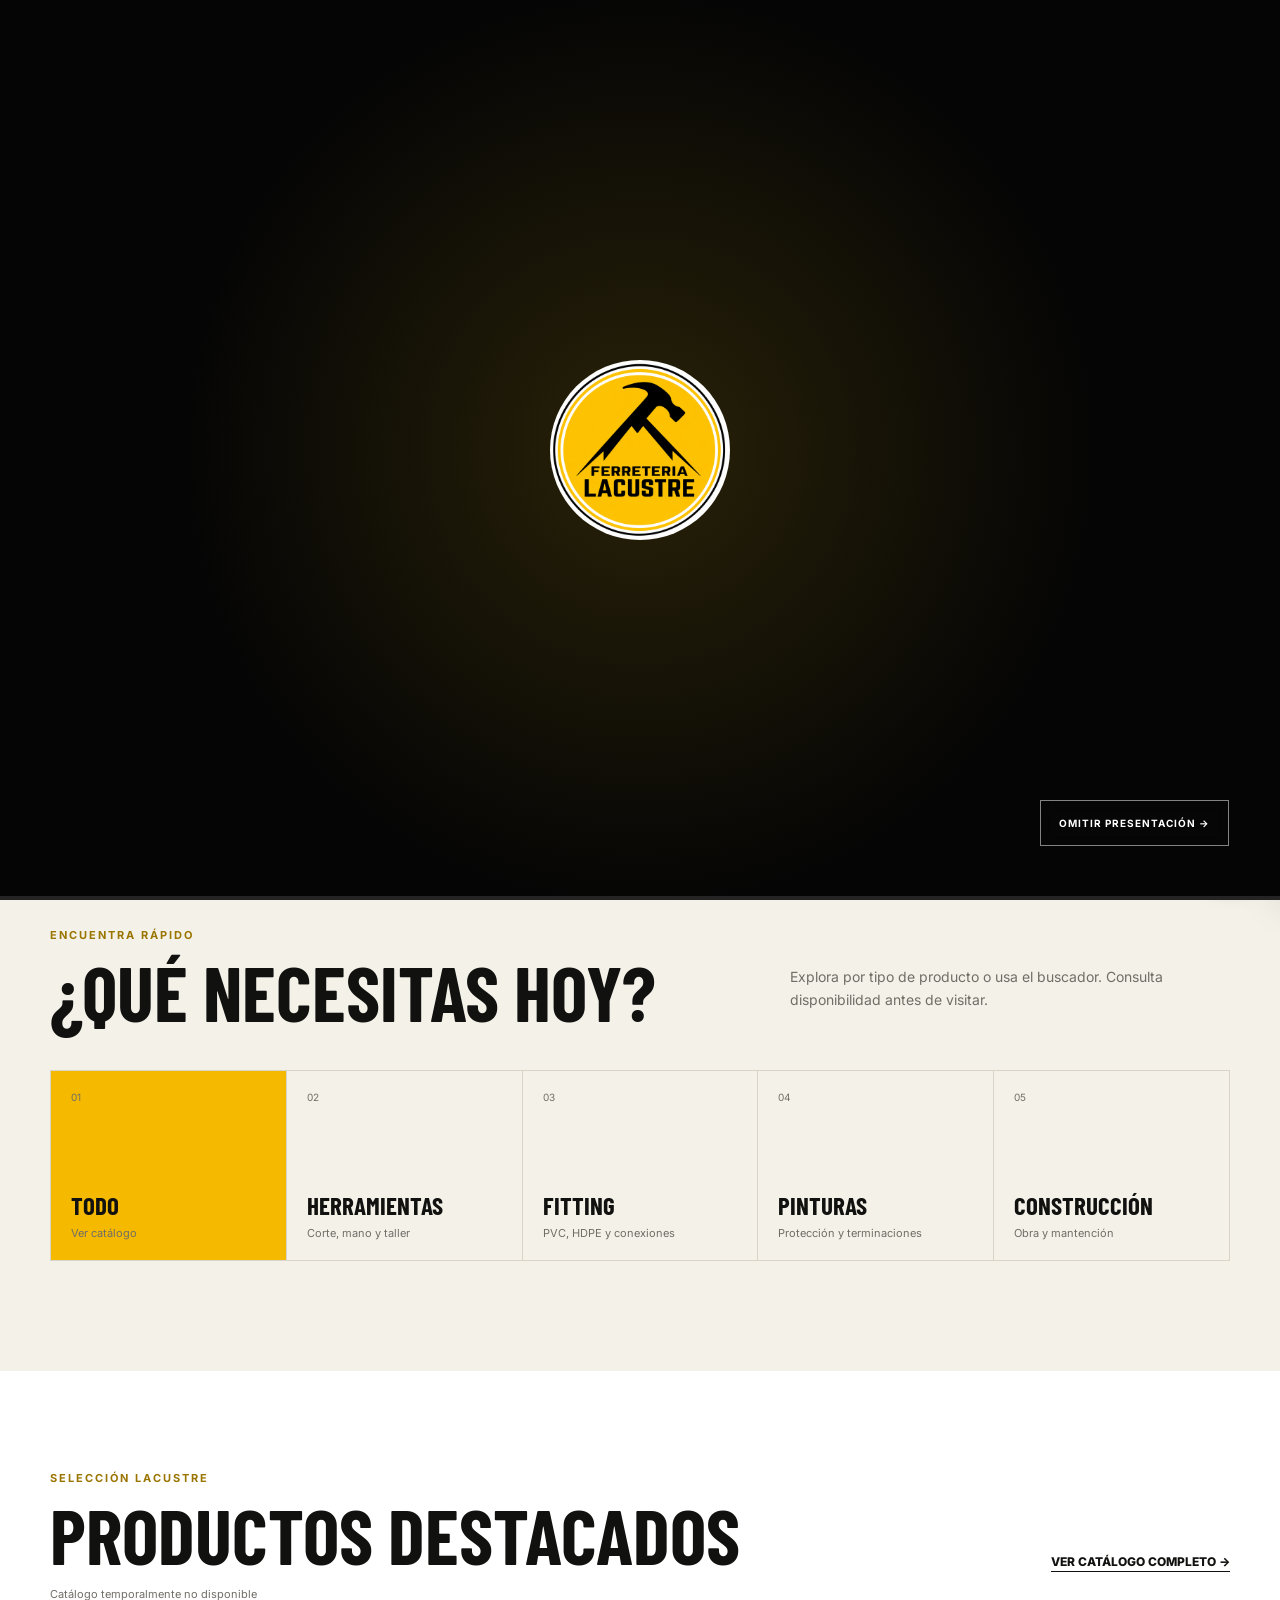
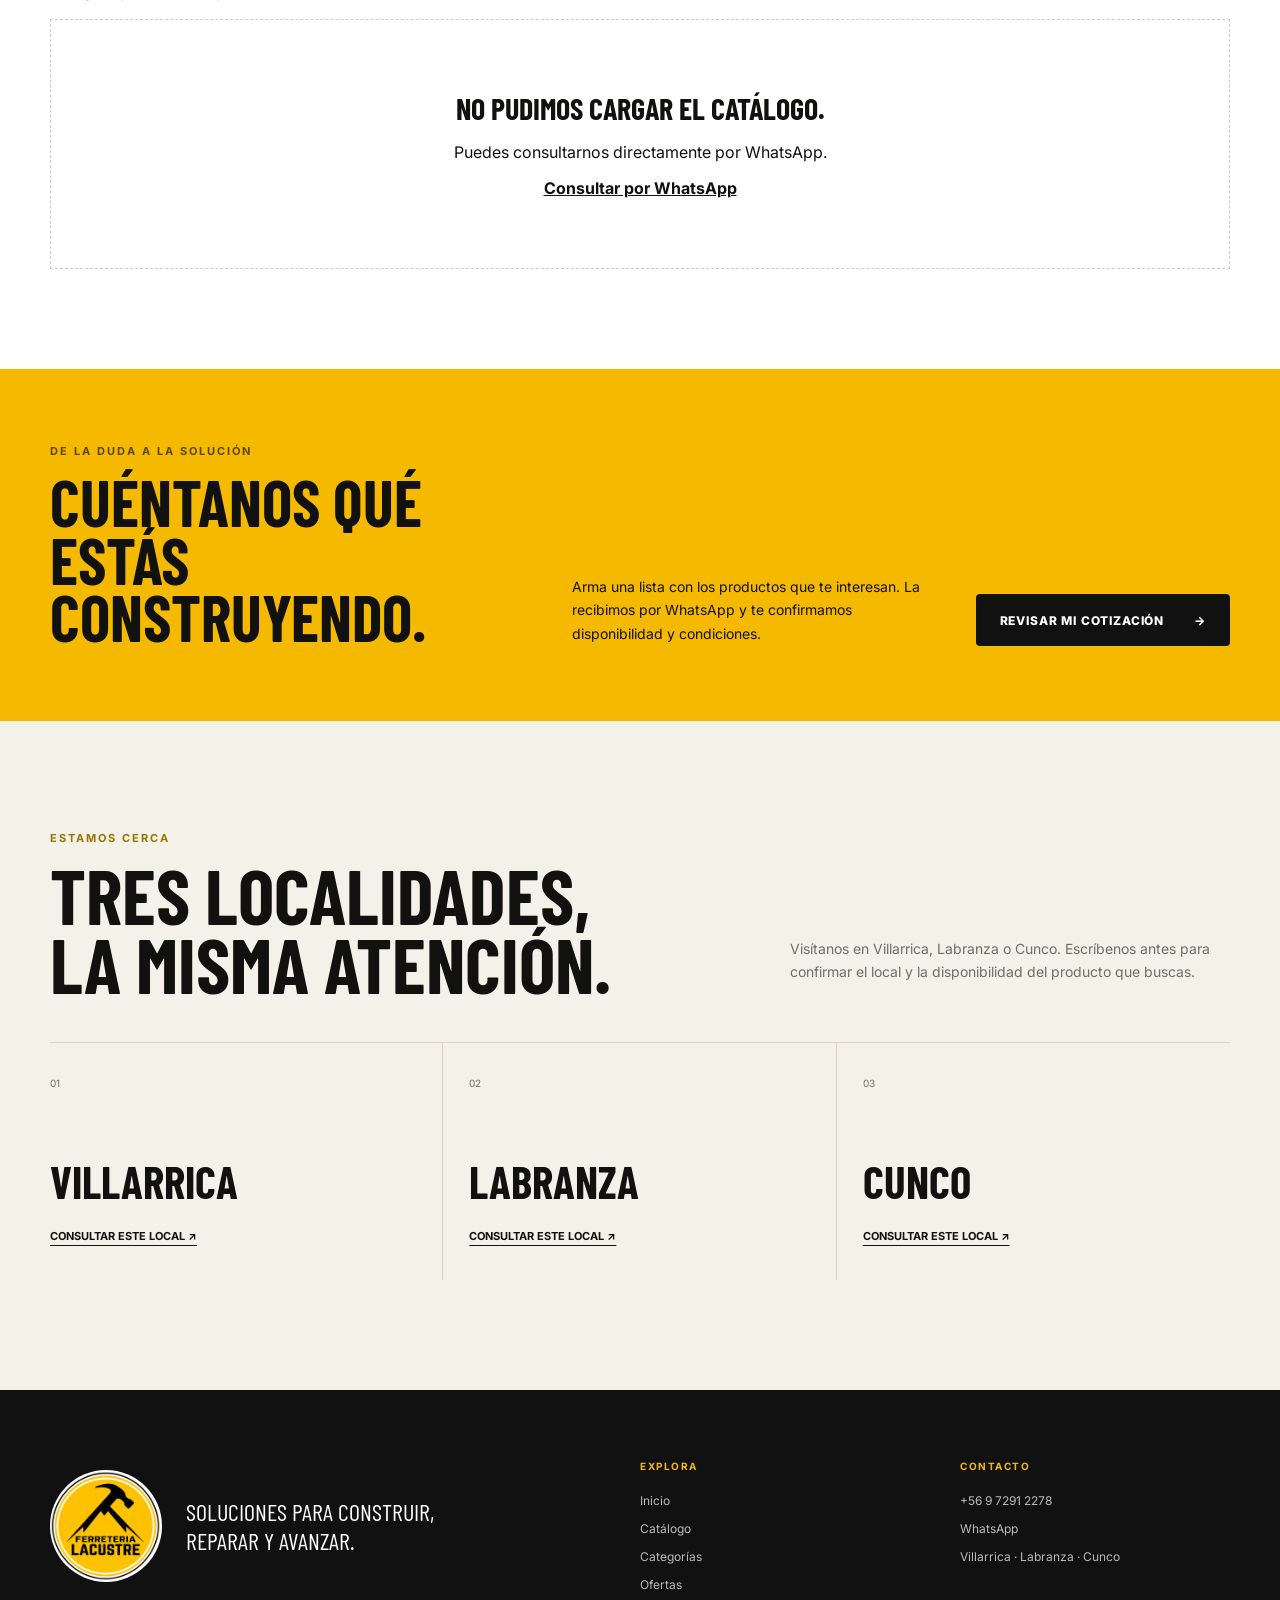
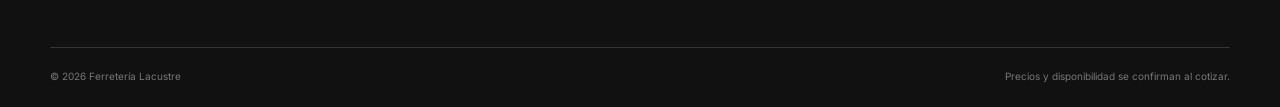
<file: index.html>
<!doctype html>
<html lang="es-CL">
<head>
  <meta charset="utf-8">
  <meta name="viewport" content="width=device-width, initial-scale=1">
  <title>Ferretería Lacustre | Herramientas y materiales en La Araucanía</title>
  <meta name="description" content="Herramientas, fitting, pinturas y materiales de construcción. Ferretería Lacustre en Villarrica, Labranza y Cunco. Cotiza por WhatsApp.">
  <meta name="theme-color" content="#f5b900">
  <link rel="canonical" href="/">
  <link rel="stylesheet" href="styles.css">
  <link rel="stylesheet" href="visual-editor.css">
  <script defer src="app.js"></script>
  <script defer src="visual-editor.js"></script>
</head>
<body>
  <a class="skip-link" href="#contenido">Saltar al contenido</a>
  <div id="site-intro" class="site-intro" aria-label="Presentación de Ferretería Lacustre">
    <video id="intro-video" muted autoplay playsinline preload="auto">
      <source src="ferreterialacustre/ferreteria-lacustre-cargainicio.mp4" type="video/mp4">
    </video>
    <div class="intro-fallback">
      <img src="ferreterialacustre/logo-circular-de-ferreteria-lacustre.webp" alt="Ferretería Lacustre" width="180" height="180">
    </div>
    <button id="skip-intro" type="button">Omitir presentación <span aria-hidden="true">→</span></button>
    <div class="intro-progress" aria-hidden="true"><span></span></div>
  </div>
  <header class="site-header">
    <div class="header-inner">
      <a class="brand" href="#inicio" aria-label="Ferretería Lacustre, inicio">
        <img src="ferreterialacustre/logo-circular-de-ferreteria-lacustre.webp" alt="" width="64" height="64">
        <span>Ferretería<br><strong>Lacustre</strong></span>
      </a>
      <nav aria-label="Navegación principal">
        <a href="#inicio">Inicio</a><a href="catalogo.html">Catálogo</a><a href="categorias.html">Categorías</a><a href="ofertas.html">Ofertas</a><a href="#locales">Locales</a>
      </nav>
      <button class="quote-trigger" type="button" aria-controls="quote-panel" aria-expanded="false">
        <span>Mi cotización</span><b id="cart-count" aria-label="0 productos">0</b>
      </button>
    </div>
  </header>

  <main id="contenido">
    <section class="hero" id="inicio">
      <div class="hero-media" aria-hidden="true">
        <video autoplay muted loop playsinline poster="ferreterialacustre/756620204_18117368666474540_4511804222887434583_n.jpg">
          <source src="ferreterialacustre/vitrina-herramienta-ferreteria.mp4" type="video/mp4">
        </video>
      </div>
      <div class="hero-shade"></div>
      <div class="hero-content shell">
        <p class="eyebrow"><span></span> Villarrica · Labranza · Cunco</p>
        <h1>Lo que tu proyecto necesita, <em>más cerca.</em></h1>
        <p class="hero-copy">Herramientas, fitting, pinturas y materiales de construcción con atención directa para ayudarte a resolver.</p>
        <div class="hero-actions">
          <a class="btn btn-primary" href="catalogo.html">Ver catálogo <span aria-hidden="true">↘</span></a>
          <a class="btn btn-ghost" href="https://wa.me/56972912278?text=Hola%20Ferreter%C3%ADa%20Lacustre%2C%20necesito%20ayuda%20con%20un%20producto." target="_blank" rel="noopener">Hablar por WhatsApp</a>
        </div>
        <div class="hero-proof"><strong>3</strong><span>localidades<br>para atenderte</span><i></i><span>Atención directa<br>por WhatsApp</span></div>
      </div>
      <div class="hero-stamp" aria-hidden="true">DESDE 2010 · FERRETERÍA LACUSTRE · </div>
    </section>

    <section class="quick-categories shell" id="categorias" aria-labelledby="cat-title">
      <div class="section-heading">
        <div><p class="kicker">Encuentra rápido</p><h2 id="cat-title">¿Qué necesitas hoy?</h2></div>
        <p>Explora por tipo de producto o usa el buscador. Consulta disponibilidad antes de visitar.</p>
      </div>
      <div class="category-grid">
        <a class="category-card active" href="catalogo.html"><span>01</span><strong>Todo</strong><small>Ver catálogo</small></a>
        <a class="category-card" href="catalogo.html?categoria=herramientas"><span>02</span><strong>Herramientas</strong><small>Corte, mano y taller</small></a>
        <a class="category-card" href="catalogo.html?categoria=fitting"><span>03</span><strong>Fitting</strong><small>PVC, HDPE y conexiones</small></a>
        <a class="category-card" href="catalogo.html?categoria=pinturas"><span>04</span><strong>Pinturas</strong><small>Protección y terminaciones</small></a>
        <a class="category-card" href="catalogo.html?categoria=construccion"><span>05</span><strong>Construcción</strong><small>Obra y mantención</small></a>
      </div>
    </section>

    <section class="catalog" id="productos" aria-labelledby="products-title">
      <div class="shell">
        <div class="catalog-bar">
          <div><p class="kicker">Selección Lacustre</p><h2 id="products-title">Productos destacados</h2></div>
          <a class="catalog-link" href="catalogo.html">Ver catálogo completo →</a>
        </div>
        <p id="result-count" class="result-count" aria-live="polite"></p>
        <div id="product-grid" class="product-grid"></div>
        <div id="empty-state" class="empty-state" hidden><strong>No encontramos ese producto.</strong><p>Prueba otra búsqueda o consúltanos directamente.</p><a href="https://wa.me/56972912278" target="_blank" rel="noopener">Consultar por WhatsApp</a></div>
      </div>
    </section>

    <section class="service-band">
      <div class="shell service-grid">
        <div><p class="kicker light">De la duda a la solución</p><h2>Cuéntanos qué estás construyendo.</h2></div>
        <p>Arma una lista con los productos que te interesan. La recibimos por WhatsApp y te confirmamos disponibilidad y condiciones.</p>
        <button class="btn btn-dark quote-trigger" type="button" aria-controls="quote-panel">Revisar mi cotización <span aria-hidden="true">→</span></button>
      </div>
    </section>

    <section class="locations shell" id="locales" aria-labelledby="locations-title">
      <div class="section-heading"><div><p class="kicker">Estamos cerca</p><h2 id="locations-title">Tres localidades,<br>la misma atención.</h2></div><p>Visítanos en Villarrica, Labranza o Cunco. Escríbenos antes para confirmar el local y la disponibilidad del producto que buscas.</p></div>
      <div class="location-grid">
        <article><span>01</span><h3>Villarrica</h3><a href="https://wa.me/56972912278?text=Hola%2C%20quiero%20consultar%20por%20el%20local%20de%20Villarrica." target="_blank" rel="noopener">Consultar este local ↗</a></article>
        <article><span>02</span><h3>Labranza</h3><a href="https://wa.me/56972912278?text=Hola%2C%20quiero%20consultar%20por%20el%20local%20de%20Labranza." target="_blank" rel="noopener">Consultar este local ↗</a></article>
        <article><span>03</span><h3>Cunco</h3><a href="https://wa.me/56972912278?text=Hola%2C%20quiero%20consultar%20por%20el%20local%20de%20Cunco." target="_blank" rel="noopener">Consultar este local ↗</a></article>
      </div>
    </section>
  </main>

  <footer>
    <div class="shell footer-grid">
      <div class="footer-brand"><img src="ferreterialacustre/logo-circular-de-ferreteria-lacustre.webp" alt="Ferretería Lacustre" width="112" height="112"><p>Soluciones para construir,<br>reparar y avanzar.</p></div>
      <div><strong>Explora</strong><a href="#inicio">Inicio</a><a href="catalogo.html">Catálogo</a><a href="categorias.html">Categorías</a><a href="ofertas.html">Ofertas</a></div>
      <div><strong>Contacto</strong><a href="tel:+56972912278">+56 9 7291 2278</a><a href="https://wa.me/56972912278" target="_blank" rel="noopener">WhatsApp</a><span>Villarrica · Labranza · Cunco</span></div>
    </div>
    <div class="shell footer-bottom"><span>© <span id="year"></span> Ferretería Lacustre</span><span>Precios y disponibilidad se confirman al cotizar.</span></div>
  </footer>

  <div class="social-float" aria-label="Redes y contacto">
    <a class="social-instagram" href="https://www.instagram.com/ferreteria.lacustre/" target="_blank" rel="noopener" aria-label="Ferretería Lacustre en Instagram"><svg viewBox="0 0 24 24" aria-hidden="true"><rect x="3" y="3" width="18" height="18" rx="5"/><circle cx="12" cy="12" r="4"/><circle cx="17.5" cy="6.5" r="1" class="dot"/></svg></a>
    <a class="social-whatsapp" href="https://wa.me/56972912278?text=Hola%20Ferreter%C3%ADa%20Lacustre%2C%20necesito%20ayuda." target="_blank" rel="noopener" aria-label="Contactar por WhatsApp"><svg viewBox="0 0 24 24" aria-hidden="true"><path d="M20 11.6a8 8 0 0 1-11.8 7L4 20l1.4-4A8 8 0 1 1 20 11.6Z"/><path d="M8.5 7.8c.3-.4.6-.4.9-.1l1.1 1.5c.2.3.1.6-.1.9l-.5.6c.7 1.5 1.8 2.6 3.3 3.2l.6-.7c.2-.2.5-.3.8-.1l1.6.8c.4.2.4.5.3.9-.4 1-1.3 1.5-2.4 1.4-3.8-.5-6.8-3.4-7.3-7.1-.1-.6.5-1.1 1.7-1.3Z"/></svg></a>
  </div>
  <div id="drawer-backdrop" class="drawer-backdrop" hidden></div>
  <aside id="quote-panel" class="quote-panel" aria-labelledby="quote-title" aria-hidden="true">
    <div class="quote-head"><div><p class="kicker">Tu lista</p><h2 id="quote-title">Solicitar cotización</h2></div><button id="close-quote" type="button" aria-label="Cerrar cotización">×</button></div>
    <p class="quote-intro">Agrega cantidades y envía tu lista. Te confirmaremos disponibilidad, precios y entrega.</p>
    <div id="quote-items" class="quote-items"></div>
    <div id="quote-empty" class="quote-empty"><span>+</span><strong>Tu lista está vacía</strong><p>Agrega productos desde el catálogo.</p></div>
    <div class="quote-footer">
      <div class="customer-fields">
        <label for="customer-name">Nombre<input id="customer-name" autocomplete="name" placeholder="Tu nombre" required></label>
        <label for="customer-phone">Teléfono<input id="customer-phone" type="tel" inputmode="tel" autocomplete="tel" placeholder="+56 9…" required></label>
      </div>
      <label for="location-select">¿Dónde prefieres consultar?</label>
      <select id="location-select"><option value="">Seleccionar localidad</option><option>Villarrica</option><option>Labranza</option><option>Cunco</option></select>
      <p id="customer-error" class="customer-error" role="alert"></p>
      <button id="send-quote" class="btn btn-primary" type="button">Enviar por WhatsApp <span aria-hidden="true">↗</span></button>
      <small>Esto envía una solicitud; no reserva stock ni genera una compra.</small>
    </div>
  </aside>
</body>
</html>
</file>
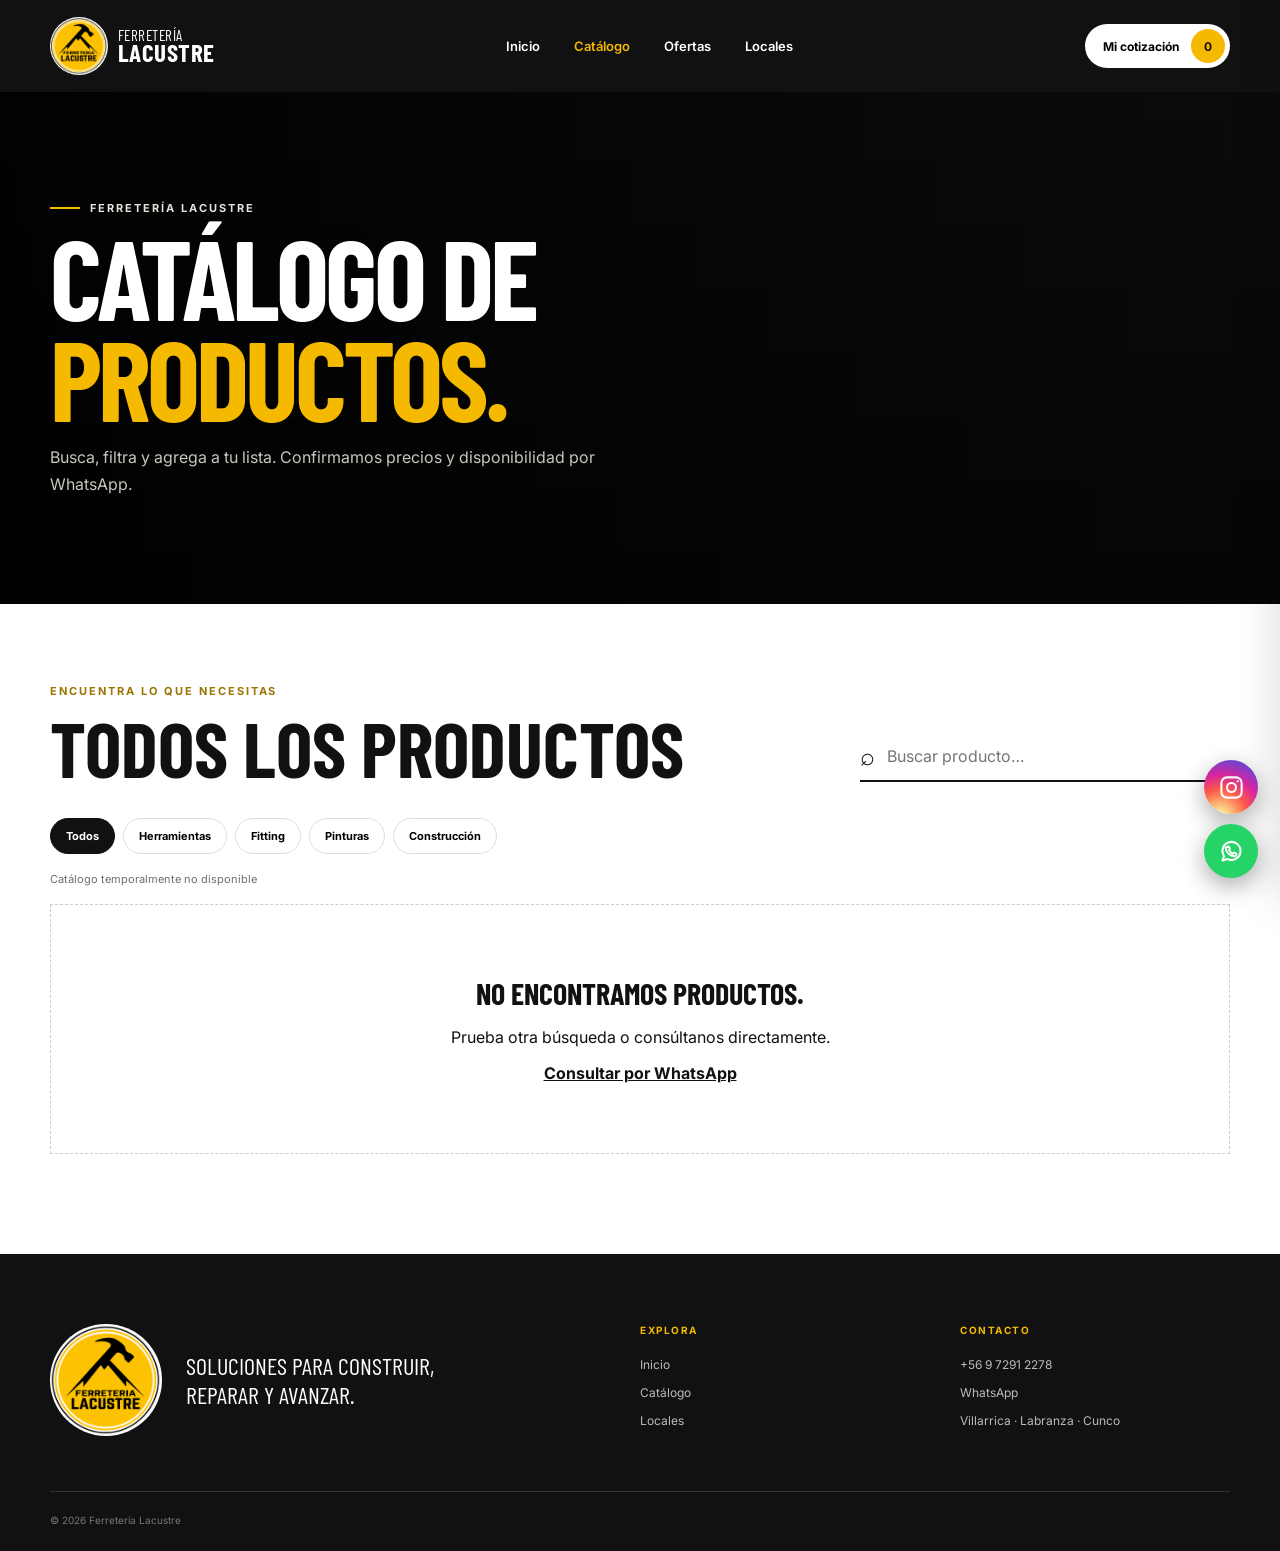
<file: catalogo.html>
<!doctype html><html lang="es-CL"><head><meta charset="utf-8"><meta name="viewport" content="width=device-width,initial-scale=1"><title>Catálogo | Ferretería Lacustre</title><meta name="description" content="Herramientas, fitting, pinturas y materiales de construcción para cotizar en Ferretería Lacustre."><link rel="stylesheet" href="styles.css"><link rel="stylesheet" href="visual-editor.css"><script defer src="catalogo.js"></script><script defer src="visual-editor.js"></script></head>
<body class="catalog-page"><a class="skip-link" href="#catalogo">Saltar al catálogo</a><header class="site-header catalog-header"><div class="header-inner"><a class="brand" href="index.html"><img src="ferreterialacustre/logo-circular-de-ferreteria-lacustre.webp" alt="" width="64" height="64"><span>Ferretería<br><strong>Lacustre</strong></span></a><nav><a href="index.html">Inicio</a><a href="#catalogo">Catálogo</a><a href="index.html#locales">Locales</a></nav><button class="quote-trigger" type="button"><span>Mi cotización</span><b id="cart-count">0</b></button></div></header>
<main id="catalogo"><section class="catalog-intro"><div class="shell"><p class="eyebrow"><span></span> Ferretería Lacustre</p><h1>Catálogo de<br><em>productos.</em></h1><p>Busca, filtra y agrega a tu lista. Confirmamos precios y disponibilidad por WhatsApp.</p></div></section><section class="catalog catalog-full"><div class="shell"><div class="catalog-bar"><div><p class="kicker">Encuentra lo que necesitas</p><h2>Todos los productos</h2></div><label class="search"><span>⌕</span><span class="sr-only">Buscar productos</span><input id="catalog-search" type="search" placeholder="Buscar producto…"></label></div><div class="filter-row"><button class="filter active" data-filter="all">Todos</button><button class="filter" data-filter="herramientas">Herramientas</button><button class="filter" data-filter="fitting">Fitting</button><button class="filter" data-filter="pinturas">Pinturas</button><button class="filter" data-filter="construccion">Construcción</button></div><p id="catalog-count" class="result-count">Cargando catálogo…</p><div id="catalog-grid" class="product-grid"></div><div id="catalog-empty" class="empty-state" hidden><strong>No encontramos productos.</strong><p>Prueba otra búsqueda o consúltanos directamente.</p><a href="https://wa.me/56972912278">Consultar por WhatsApp</a></div></div></section></main>
<footer><div class="shell footer-grid"><div class="footer-brand"><img src="ferreterialacustre/logo-circular-de-ferreteria-lacustre.webp" alt="Ferretería Lacustre" width="112" height="112"><p>Soluciones para construir,<br>reparar y avanzar.</p></div><div><strong>Explora</strong><a href="index.html">Inicio</a><a href="#catalogo">Catálogo</a><a href="index.html#locales">Locales</a></div><div><strong>Contacto</strong><a href="tel:+56972912278">+56 9 7291 2278</a><a href="https://wa.me/56972912278">WhatsApp</a><span>Villarrica · Labranza · Cunco</span></div></div><div class="shell footer-bottom"><span>© <span id="year"></span> Ferretería Lacustre</span></div></footer>
<div id="drawer-backdrop" class="drawer-backdrop" hidden></div><aside id="quote-panel" class="quote-panel" aria-hidden="true"><div class="quote-head"><div><p class="kicker">Tu lista</p><h2>Solicitar cotización</h2></div><button id="close-quote" type="button">×</button></div><p class="quote-intro">Te confirmaremos disponibilidad y precios.</p><div id="quote-items" class="quote-items"></div><div id="quote-empty" class="quote-empty"><span>+</span><strong>Tu lista está vacía</strong></div><div class="quote-footer"><label>Localidad<select id="location-select"><option value="">Seleccionar</option><option>Villarrica</option><option>Labranza</option><option>Cunco</option></select></label><button id="send-quote" class="btn btn-primary">Enviar por WhatsApp</button><small>No reserva stock ni genera una compra.</small></div></aside></body></html>
</file>
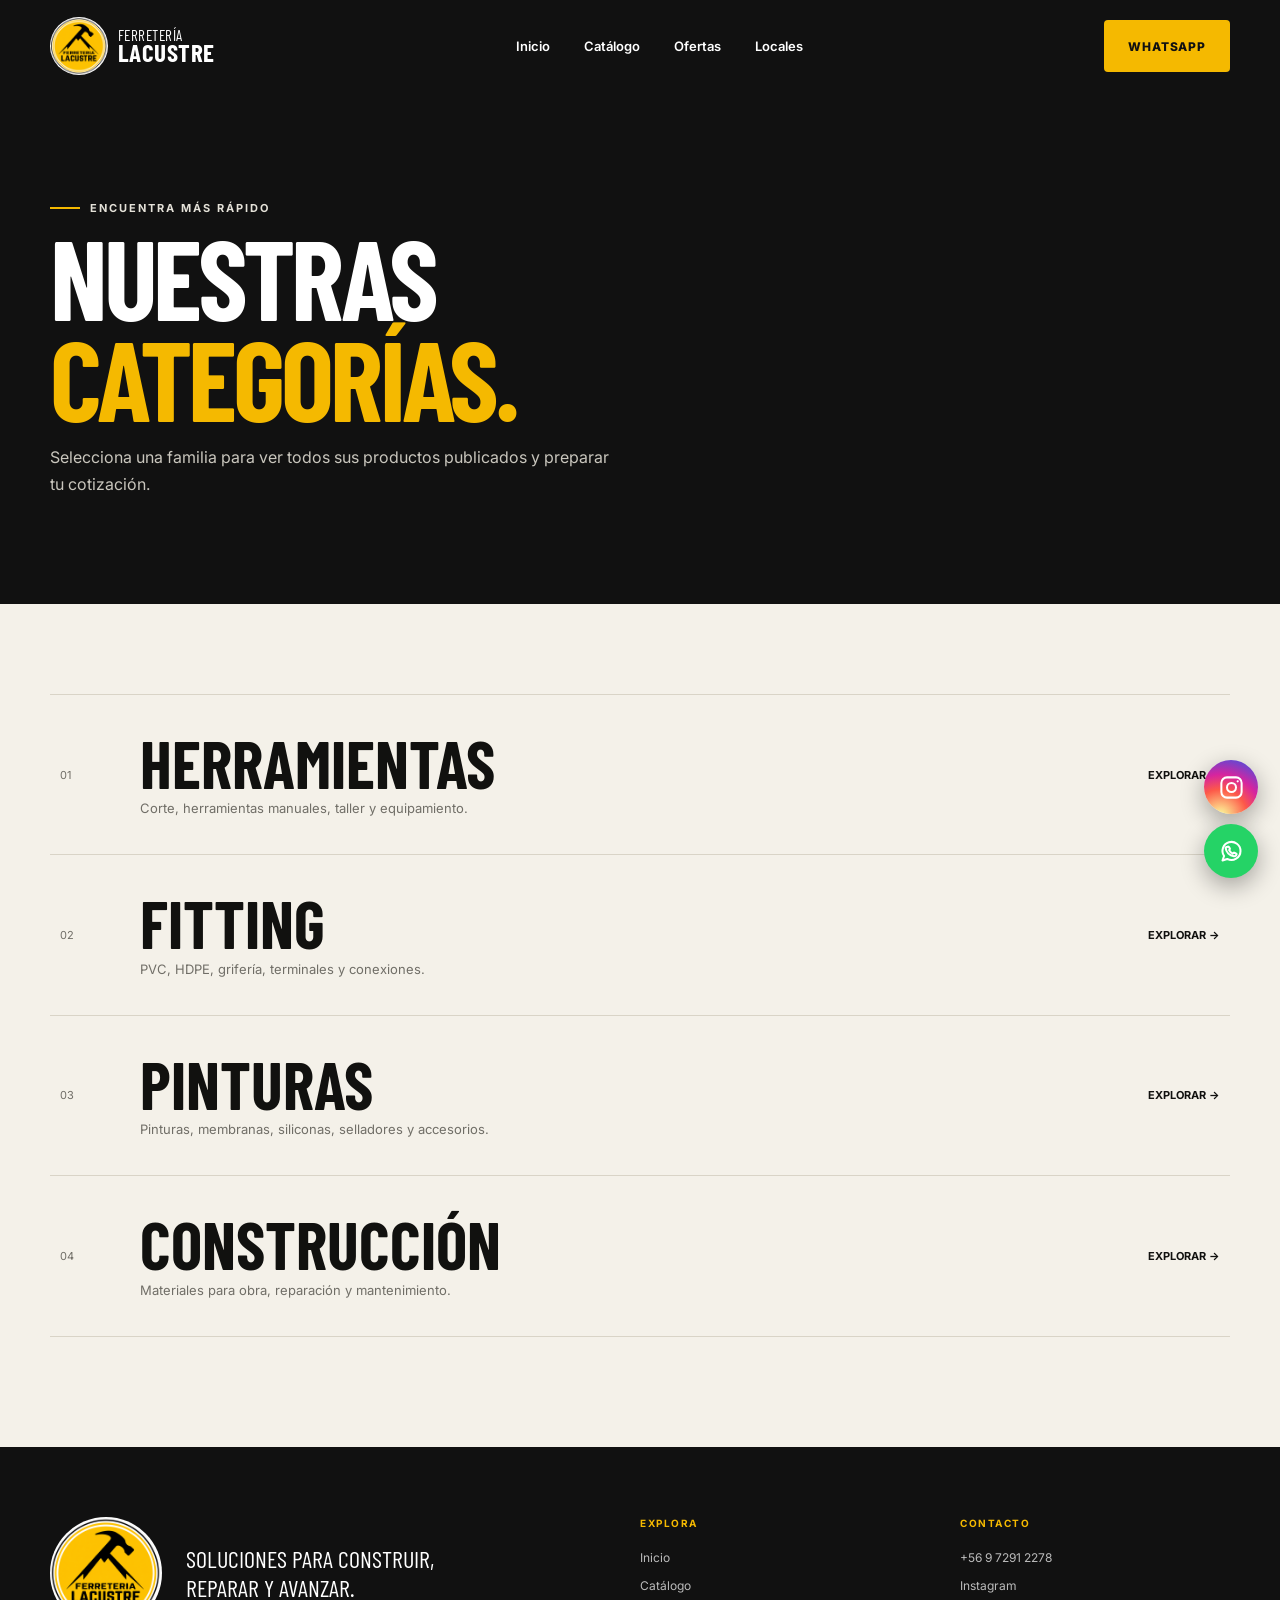
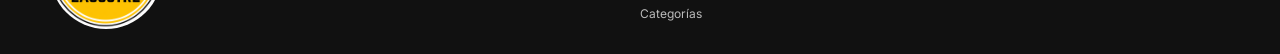
<file: categorias.html>
<!doctype html><html lang="es-CL"><head><meta charset="utf-8"><meta name="viewport" content="width=device-width,initial-scale=1"><title>Categorías | Ferretería Lacustre</title><meta name="description" content="Explora las categorías de productos de Ferretería Lacustre."><link rel="stylesheet" href="styles.css"><script defer src="site-nav.js"></script></head><body class="catalog-page">
<header class="site-header catalog-header"><div class="header-inner"><a class="brand" href="index.html"><img src="ferreterialacustre/logo-circular-de-ferreteria-lacustre.webp" alt="" width="64" height="64"><span>Ferretería<br><strong>Lacustre</strong></span></a><nav><a href="index.html">Inicio</a><a href="catalogo.html">Catálogo</a><a href="#categorias">Categorías</a><a href="index.html#locales">Locales</a></nav><a class="btn btn-primary" href="https://wa.me/56972912278">WhatsApp</a></div></header>
<main id="categorias"><section class="catalog-intro"><div class="shell"><p class="eyebrow"><span></span> Encuentra más rápido</p><h1>Nuestras<br><em>categorías.</em></h1><p>Selecciona una familia para ver todos sus productos publicados y preparar tu cotización.</p></div></section><section class="categories-page shell"><a href="catalogo.html?categoria=herramientas"><span>01</span><div><h2>Herramientas</h2><p>Corte, herramientas manuales, taller y equipamiento.</p></div><b>Explorar →</b></a><a href="catalogo.html?categoria=fitting"><span>02</span><div><h2>Fitting</h2><p>PVC, HDPE, grifería, terminales y conexiones.</p></div><b>Explorar →</b></a><a href="catalogo.html?categoria=pinturas"><span>03</span><div><h2>Pinturas</h2><p>Pinturas, membranas, siliconas, selladores y accesorios.</p></div><b>Explorar →</b></a><a href="catalogo.html?categoria=construccion"><span>04</span><div><h2>Construcción</h2><p>Materiales para obra, reparación y mantenimiento.</p></div><b>Explorar →</b></a></section></main>
<footer><div class="shell footer-grid"><div class="footer-brand"><img src="ferreterialacustre/logo-circular-de-ferreteria-lacustre.webp" alt="Ferretería Lacustre" width="112"><p>Soluciones para construir,<br>reparar y avanzar.</p></div><div><strong>Explora</strong><a href="index.html">Inicio</a><a href="catalogo.html">Catálogo</a><a href="#categorias">Categorías</a></div><div><strong>Contacto</strong><a href="tel:+56972912278">+56 9 7291 2278</a><a href="https://www.instagram.com/ferreteria.lacustre/">Instagram</a></div></div></footer>
<div class="social-float"><a class="social-instagram" href="https://www.instagram.com/ferreteria.lacustre/" target="_blank" rel="noopener" aria-label="Instagram"><svg viewBox="0 0 24 24"><rect x="3" y="3" width="18" height="18" rx="5"/><circle cx="12" cy="12" r="4"/><circle cx="17.5" cy="6.5" r="1" class="dot"/></svg></a><a class="social-whatsapp" href="https://wa.me/56972912278" target="_blank" rel="noopener" aria-label="WhatsApp"><svg viewBox="0 0 24 24"><path d="M20 11.6a8 8 0 0 1-11.8 7L4 20l1.4-4A8 8 0 1 1 20 11.6Z"/><path d="M8.5 7.8c.3-.4.6-.4.9-.1l1.1 1.5c.2.3.1.6-.1.9l-.5.6c.7 1.5 1.8 2.6 3.3 3.2l.6-.7c.2-.2.5-.3.8-.1l1.6.8c.4.2.4.5.3.9-.4 1-1.3 1.5-2.4 1.4-3.8-.5-6.8-3.4-7.3-7.1-.1-.6.5-1.1 1.7-1.3Z"/></svg></a></div></body></html>
</file>
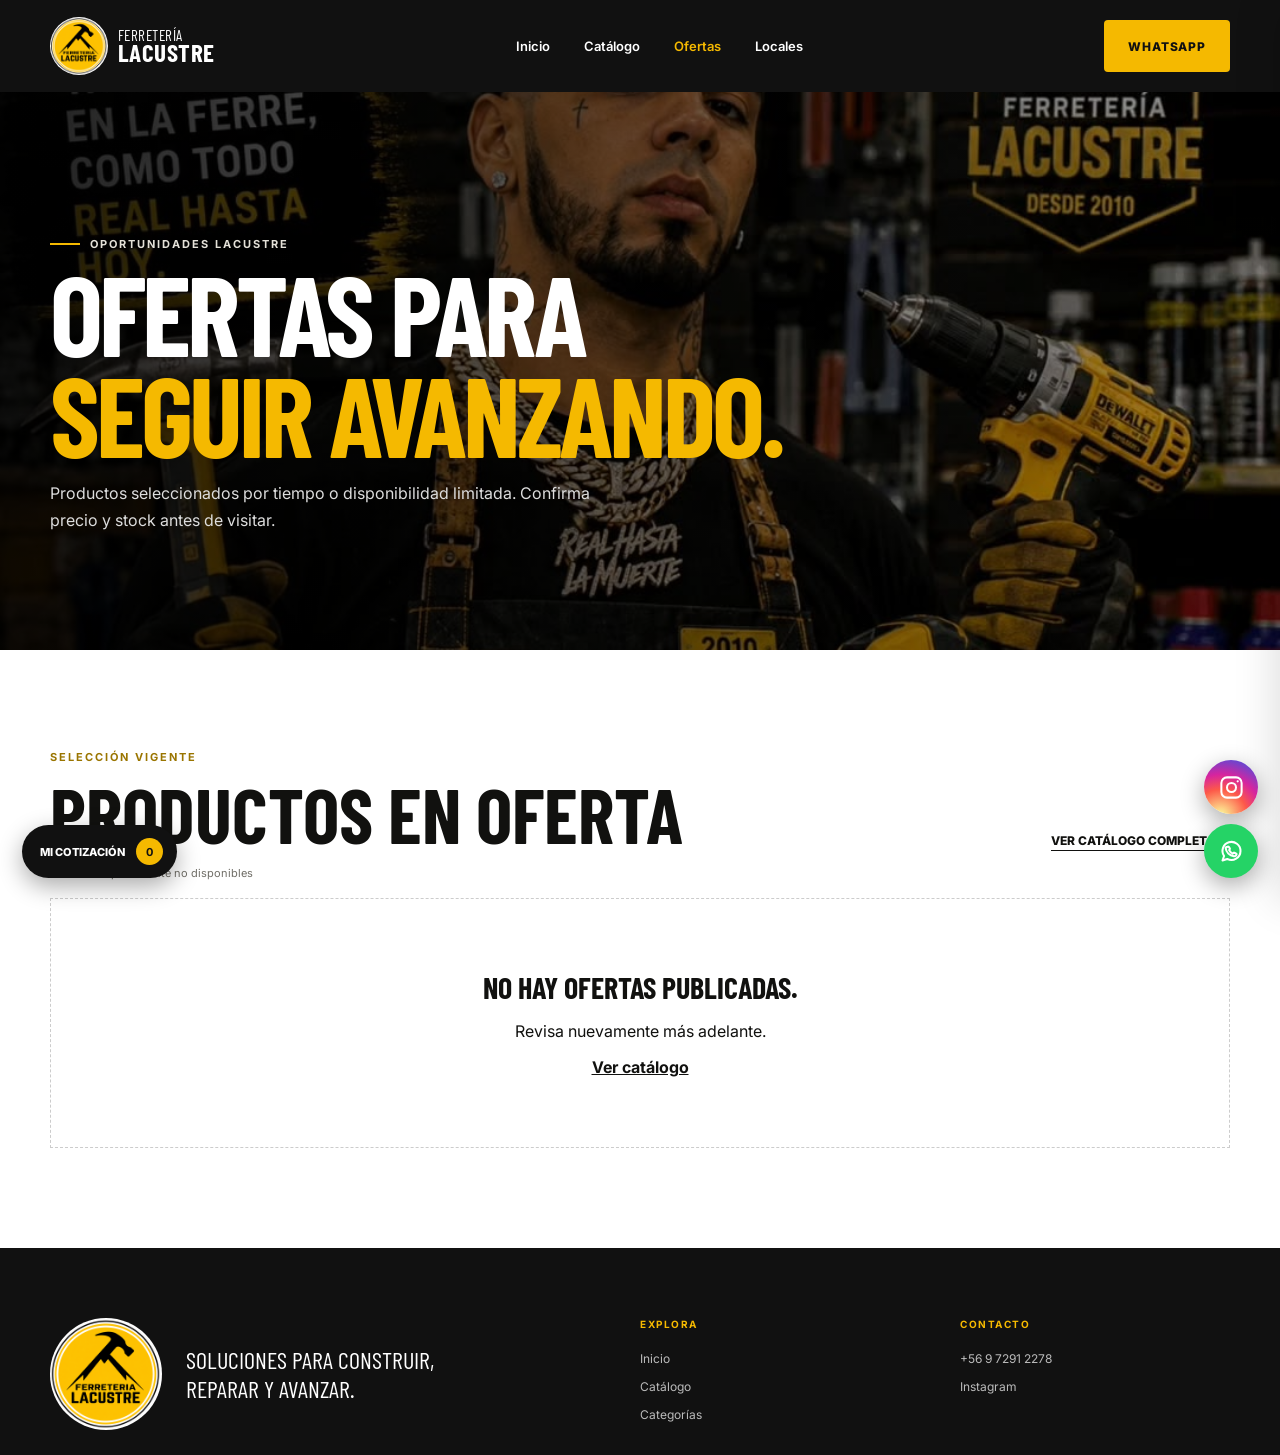
<file: ofertas.html>
<!doctype html><html lang="es-CL"><head><meta charset="utf-8"><meta name="viewport" content="width=device-width,initial-scale=1"><title>Ofertas | Ferretería Lacustre</title><meta name="description" content="Productos en oferta de Ferretería Lacustre."><link rel="stylesheet" href="styles.css"><script defer src="ofertas.js"></script></head><body class="catalog-page"><header class="site-header catalog-header"><div class="header-inner"><a class="brand" href="index.html"><img src="ferreterialacustre/logo-circular-de-ferreteria-lacustre.webp" alt="" width="64"><span>Ferretería<br><strong>Lacustre</strong></span></a><nav><a href="index.html">Inicio</a><a href="catalogo.html">Catálogo</a><a href="categorias.html">Categorías</a><a href="#ofertas">Ofertas</a></nav><a class="btn btn-primary" href="https://wa.me/56972912278">WhatsApp</a></div></header><main id="ofertas"><section class="offers-hero"><div class="shell"><p class="eyebrow"><span></span> Oportunidades Lacustre</p><h1>Ofertas para<br><em>seguir avanzando.</em></h1><p>Productos seleccionados por tiempo o disponibilidad limitada. Confirma precio y stock antes de visitar.</p></div></section><section class="catalog"><div class="shell"><div class="catalog-bar"><div><p class="kicker">Selección vigente</p><h2>Productos en oferta</h2></div><a class="catalog-link" href="catalogo.html">Ver catálogo completo →</a></div><p id="offers-count" class="result-count">Cargando ofertas…</p><div id="offers-grid" class="product-grid"></div><div id="offers-empty" class="empty-state" hidden><strong>No hay ofertas publicadas.</strong><p>Revisa nuevamente más adelante.</p><a href="catalogo.html">Ver catálogo</a></div></div></section></main><footer><div class="shell footer-grid"><div class="footer-brand"><img src="ferreterialacustre/logo-circular-de-ferreteria-lacustre.webp" alt="" width="112"><p>Soluciones para construir,<br>reparar y avanzar.</p></div><div><strong>Explora</strong><a href="index.html">Inicio</a><a href="catalogo.html">Catálogo</a><a href="categorias.html">Categorías</a></div><div><strong>Contacto</strong><a href="tel:+56972912278">+56 9 7291 2278</a><a href="https://www.instagram.com/ferreteria.lacustre/">Instagram</a></div></div></footer></body></html>
</file>
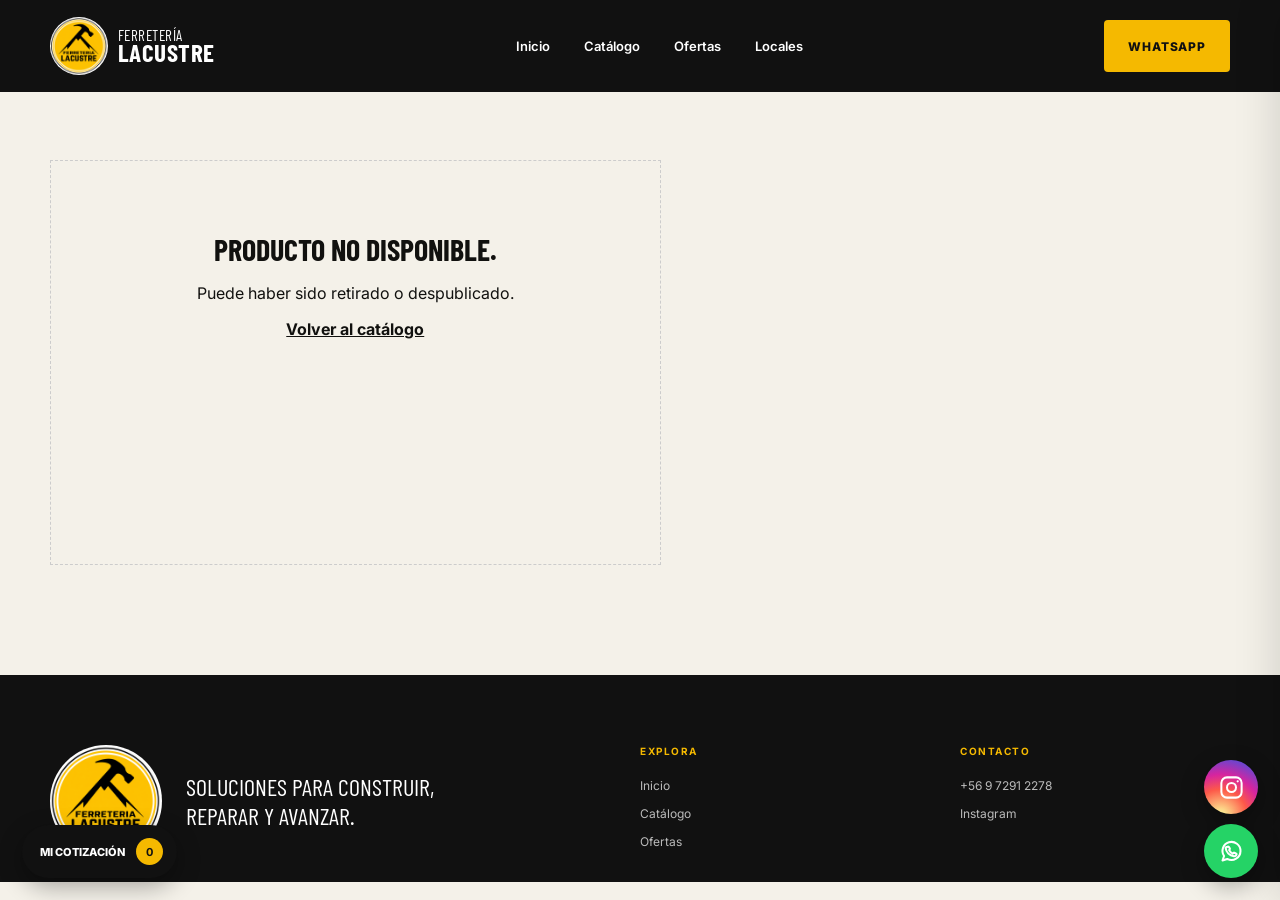
<file: producto.html>
<!doctype html><html lang="es-CL"><head><meta charset="utf-8"><meta name="viewport" content="width=device-width,initial-scale=1"><title>Producto | Ferretería Lacustre</title><meta name="description" content="Detalle de producto y cotización por WhatsApp en Ferretería Lacustre."><link rel="stylesheet" href="styles.css"><script defer src="producto.js"></script></head><body class="catalog-page">
<header class="site-header catalog-header"><div class="header-inner"><a class="brand" href="index.html"><img src="ferreterialacustre/logo-circular-de-ferreteria-lacustre.webp" alt="" width="64"><span>Ferretería<br><strong>Lacustre</strong></span></a><nav><a href="index.html">Inicio</a><a href="catalogo.html">Catálogo</a><a href="categorias.html">Categorías</a><a href="ofertas.html">Ofertas</a></nav><a class="btn btn-primary" href="https://wa.me/56972912278">WhatsApp</a></div></header>
<main><section class="product-detail shell" id="product-detail"><p class="product-loading">Cargando producto…</p></section></main>
<footer><div class="shell footer-grid"><div class="footer-brand"><img src="ferreterialacustre/logo-circular-de-ferreteria-lacustre.webp" alt="Ferretería Lacustre" width="112"><p>Soluciones para construir,<br>reparar y avanzar.</p></div><div><strong>Explora</strong><a href="index.html">Inicio</a><a href="catalogo.html">Catálogo</a><a href="ofertas.html">Ofertas</a></div><div><strong>Contacto</strong><a href="tel:+56972912278">+56 9 7291 2278</a><a href="https://www.instagram.com/ferreteria.lacustre/">Instagram</a></div></div></footer>
<div class="social-float"><a class="social-instagram" href="https://www.instagram.com/ferreteria.lacustre/" target="_blank" rel="noopener" aria-label="Instagram"><svg viewBox="0 0 24 24"><rect x="3" y="3" width="18" height="18" rx="5"/><circle cx="12" cy="12" r="4"/><circle cx="17.5" cy="6.5" r="1" class="dot"/></svg></a><a class="social-whatsapp" href="https://wa.me/56972912278" target="_blank" rel="noopener" aria-label="WhatsApp"><svg viewBox="0 0 24 24"><path d="M20 11.6a8 8 0 0 1-11.8 7L4 20l1.4-4A8 8 0 1 1 20 11.6Z"/><path d="M8.5 7.8c.3-.4.6-.4.9-.1l1.1 1.5c.2.3.1.6-.1.9l-.5.6c.7 1.5 1.8 2.6 3.3 3.2l.6-.7c.2-.2.5-.3.8-.1l1.6.8c.4.2.4.5.3.9-.4 1-1.3 1.5-2.4 1.4-3.8-.5-6.8-3.4-7.3-7.1-.1-.6.5-1.1 1.7-1.3Z"/></svg></a></div></body></html>
</file>
<file: styles.css>
@import url('https://fonts.googleapis.com/css2?family=Barlow+Condensed:wght@600;700;800&family=Inter:wght@400;500;600;700&display=swap');
@import url('commerce.css');
@import url('quote-cart.css');
@import url('site-nav.css');
@import url('catalog-video.css');
@import url('offers-gallery.css');
@import url('offers-empty.css');
@import url('visual-editor.css');
@import url('offer-prices.css');
:root{--yellow:#f5b900;--yellow-hot:#ffc400;--ink:#11110f;--graphite:#1a1b19;--paper:#f4f1e9;--white:#fff;--muted:#706e67;--line:#d9d4c7;--radius:18px;--shell:min(1180px,calc(100% - 40px))}
*{box-sizing:border-box}html{scroll-behavior:smooth}body{margin:0;background:var(--paper);color:var(--ink);font-family:Inter,Arial,sans-serif}body.drawer-open{overflow:hidden}button,input,select{font:inherit}button,a{-webkit-tap-highlight-color:transparent}a{color:inherit}.skip-link{position:fixed;z-index:100;left:16px;top:-60px;background:var(--yellow);padding:12px 18px;font-weight:700}.skip-link:focus{top:16px}.sr-only{position:absolute;width:1px;height:1px;padding:0;margin:-1px;overflow:hidden;clip:rect(0,0,0,0);white-space:nowrap;border:0}.shell{width:var(--shell);margin-inline:auto}.site-header{position:fixed;z-index:20;top:0;left:0;right:0;color:#fff;background:linear-gradient(#0b0b0be8,#0b0b0b00)}.header-inner{width:var(--shell);height:92px;margin:auto;display:flex;align-items:center;justify-content:space-between;gap:28px}.brand{display:flex;align-items:center;gap:10px;text-decoration:none;font-family:'Barlow Condensed',sans-serif;text-transform:uppercase;letter-spacing:.03em;line-height:.86;font-size:15px}.brand img{width:58px;height:58px;border-radius:50%;object-fit:cover}.brand strong{font-size:25px}.site-header nav{display:flex;gap:34px}.site-header nav a{text-decoration:none;font-size:13px;font-weight:600}.quote-trigger{border:0;cursor:pointer}.header-inner>.quote-trigger{height:44px;border-radius:99px;padding:5px 5px 5px 18px;background:#fff;display:flex;align-items:center;gap:12px;font-size:12px;font-weight:700}.header-inner>.quote-trigger b{display:grid;place-items:center;width:34px;height:34px;border-radius:50%;background:var(--yellow);color:#111}.hero{position:relative;min-height:760px;height:92vh;max-height:900px;display:flex;align-items:center;background:#111;color:#fff;overflow:hidden}.hero-media,.hero-shade{position:absolute;inset:0}.hero-media video{width:100%;height:100%;object-fit:cover;filter:saturate(.75) contrast(1.08)}.hero-shade{background:linear-gradient(90deg,rgba(0,0,0,.91) 0%,rgba(0,0,0,.72) 42%,rgba(0,0,0,.16) 78%),linear-gradient(0deg,rgba(0,0,0,.5),transparent 45%)}.hero-content{position:relative;z-index:2;padding-top:70px}.eyebrow,.kicker{text-transform:uppercase;font-size:11px;letter-spacing:.18em;font-weight:700}.eyebrow{display:flex;align-items:center;gap:10px;color:#e4e1d8}.eyebrow span{display:block;width:30px;height:2px;background:var(--yellow)}h1,h2,h3{font-family:'Barlow Condensed',sans-serif;text-transform:uppercase;margin:0;line-height:.9}h1{font-size:clamp(64px,8vw,116px);max-width:900px;letter-spacing:-.035em}h1 em{display:block;color:var(--yellow);font-style:normal}.hero-copy{max-width:590px;font-size:17px;line-height:1.65;color:#dedbd3}.hero-actions{display:flex;gap:12px;margin-top:28px}.btn{min-height:52px;padding:0 23px;border-radius:4px;border:1px solid transparent;display:inline-flex;align-items:center;justify-content:center;gap:30px;text-decoration:none;text-transform:uppercase;font-size:12px;font-weight:800;letter-spacing:.07em;cursor:pointer}.btn-primary{background:var(--yellow);color:#111}.btn-primary:hover{background:var(--yellow-hot)}.btn-ghost{border-color:#ffffff70;color:#fff}.btn-ghost:hover{background:#ffffff12}.hero-proof{display:flex;align-items:center;gap:15px;margin-top:46px;color:#d7d4cc;font-size:11px;line-height:1.4;text-transform:uppercase;letter-spacing:.06em}.hero-proof strong{font-family:'Barlow Condensed';font-size:48px;line-height:1;color:#fff}.hero-proof i{width:1px;height:40px;background:#ffffff50;margin:0 10px}.hero-stamp{position:absolute;z-index:2;right:-50px;bottom:40px;width:230px;height:230px;border:1px solid #ffffff40;border-radius:50%;display:grid;place-items:center;color:#ffffff80;transform:rotate(-18deg);font-size:10px;letter-spacing:.25em}.quick-categories{padding:100px 0 110px}.section-heading{display:flex;align-items:flex-end;justify-content:space-between;gap:40px;margin-bottom:44px}.kicker{color:#9a7500;margin:0 0 15px}.section-heading h2,.catalog h2,.locations h2{font-size:clamp(48px,6vw,78px)}.section-heading>p{max-width:440px;color:var(--muted);font-size:14px;line-height:1.7}.category-grid{display:grid;grid-template-columns:repeat(5,1fr);border-top:1px solid var(--line);border-left:1px solid var(--line)}.category-card{min-height:190px;padding:20px;text-align:left;background:transparent;border:0;border-right:1px solid var(--line);border-bottom:1px solid var(--line);cursor:pointer;display:flex;flex-direction:column}.category-card:hover,.category-card.active{background:var(--yellow)}.category-card span{font-size:10px;color:var(--muted)}.category-card strong{margin-top:auto;font-family:'Barlow Condensed';text-transform:uppercase;font-size:25px}.category-card small{margin-top:6px;color:var(--muted);font-size:11px}.catalog{background:#fff;padding:100px 0}.catalog-bar{display:flex;align-items:flex-end;justify-content:space-between;gap:30px}.search{width:min(370px,100%);border-bottom:2px solid #111;display:flex;align-items:center;gap:10px}.search span{font-size:25px}.search input{width:100%;padding:14px 2px;border:0;outline:0;background:transparent}.filter-row{display:flex;gap:8px;flex-wrap:wrap;margin:36px 0 10px}.filter{padding:10px 15px;border:1px solid #ddd;background:#fff;border-radius:99px;font-size:11px;font-weight:700;cursor:pointer}.filter.active,.filter:hover{background:#111;color:#fff;border-color:#111}.result-count{font-size:11px;color:var(--muted);margin:18px 0}.product-grid{display:grid;grid-template-columns:repeat(4,1fr);gap:30px 16px}.product-card{position:relative}.product-image{position:relative;aspect-ratio:4/5;background:#ece9e1;overflow:hidden}.product-image img{width:100%;height:100%;object-fit:cover;transition:transform .45s ease}.product-card:hover .product-image img{transform:scale(1.035)}.product-image .tag{position:absolute;top:12px;left:12px;background:#111;color:#fff;padding:7px 9px;font-size:9px;text-transform:uppercase;letter-spacing:.08em}.product-meta{display:flex;align-items:flex-start;justify-content:space-between;gap:10px;padding:15px 2px}.product-meta small{display:block;color:var(--muted);font-size:10px;text-transform:uppercase;margin-bottom:6px}.product-meta h3{font-size:21px}.add-product{flex:0 0 40px;width:40px;height:40px;border-radius:50%;border:1px solid #ccc;background:#fff;font-size:22px;cursor:pointer}.add-product:hover,.add-product.added{background:var(--yellow);border-color:var(--yellow)}.empty-state{text-align:center;padding:70px 20px;border:1px dashed #ccc}.empty-state strong{font-family:'Barlow Condensed';font-size:30px;text-transform:uppercase}.empty-state a{font-weight:700}.service-band{background:var(--yellow);padding:75px 0}.service-grid{display:grid;grid-template-columns:1.2fr .9fr auto;align-items:end;gap:50px}.kicker.light{color:#5b4700}.service-grid h2{font-size:clamp(48px,5vw,70px)}.service-grid>p{font-size:14px;line-height:1.7;margin:0}.btn-dark{background:#111;color:#fff}.locations{padding:110px 0}.location-grid{display:grid;grid-template-columns:repeat(3,1fr);border-top:1px solid var(--line)}.location-grid article{padding:28px 26px 36px;border-right:1px solid var(--line)}.location-grid article:first-child{padding-left:0}.location-grid article:last-child{border-right:0}.location-grid span{font-size:10px;color:var(--muted)}.location-grid h3{font-size:45px;margin:70px 0 22px}.location-grid a{font-size:11px;font-weight:700;text-transform:uppercase;text-underline-offset:5px}footer{background:#111;color:#fff;padding:70px 0 25px}.footer-grid{display:grid;grid-template-columns:2fr 1fr 1fr;gap:50px}.footer-brand{display:flex;align-items:center;gap:24px}.footer-brand img{border-radius:50%}.footer-brand p{font-family:'Barlow Condensed';font-size:24px;text-transform:uppercase}.footer-grid>div:not(:first-child){display:flex;flex-direction:column;gap:13px;font-size:12px;color:#bbb}.footer-grid strong{color:var(--yellow);font-size:10px;text-transform:uppercase;letter-spacing:.15em;margin-bottom:8px}.footer-grid a{text-decoration:none}.footer-bottom{border-top:1px solid #ffffff25;margin-top:55px;padding-top:22px;display:flex;justify-content:space-between;color:#777;font-size:10px}.drawer-backdrop{position:fixed;z-index:40;inset:0;background:#0009}.quote-panel{position:fixed;z-index:50;top:0;right:0;width:min(500px,100%);height:100dvh;background:#f7f4ec;padding:28px;display:flex;flex-direction:column;transform:translateX(102%);transition:transform .3s ease;box-shadow:-15px 0 40px #0002}.quote-panel.open{transform:none}.quote-head{display:flex;justify-content:space-between;align-items:flex-start;border-bottom:1px solid var(--line);padding-bottom:22px}.quote-head h2{font-size:40px}.quote-head button{border:0;background:transparent;font-size:35px;cursor:pointer}.quote-intro{font-size:12px;line-height:1.6;color:var(--muted)}.quote-items{overflow:auto}.quote-item{display:grid;grid-template-columns:65px 1fr auto;gap:13px;align-items:center;padding:13px 0;border-bottom:1px solid var(--line)}.quote-item img{width:65px;height:75px;object-fit:cover}.quote-item strong{font-family:'Barlow Condensed';font-size:18px;text-transform:uppercase}.qty{display:flex;align-items:center;gap:8px;margin-top:8px}.qty button{width:26px;height:26px;border:1px solid #ccc;background:#fff;cursor:pointer}.remove-item{border:0;background:transparent;text-decoration:underline;font-size:10px;cursor:pointer}.quote-empty{margin:auto;text-align:center;color:var(--muted)}.quote-empty span{display:grid;place-items:center;width:55px;height:55px;border:1px solid var(--line);border-radius:50%;margin:0 auto 15px;font-size:28px}.quote-empty strong{display:block;color:#111;font-family:'Barlow Condensed';font-size:24px;text-transform:uppercase}.quote-footer{margin-top:auto;border-top:1px solid var(--line);padding-top:18px;display:grid;gap:10px}.quote-footer label{font-size:11px;font-weight:700}.quote-footer select{height:46px;border:1px solid #ccc;background:#fff;padding:0 12px}.quote-footer small{font-size:9px;text-align:center;color:var(--muted)}
@media(max-width:900px){.site-header nav{display:none}.hero{min-height:700px}.hero-stamp{display:none}.category-grid{grid-template-columns:repeat(2,1fr)}.category-card:last-child{grid-column:span 2}.product-grid{grid-template-columns:repeat(2,1fr)}.service-grid{grid-template-columns:1fr 1fr}.service-grid .btn{grid-column:1/-1;width:max-content}.section-heading{align-items:flex-start}.footer-grid{grid-template-columns:1fr 1fr}.footer-brand{grid-column:1/-1}}
@media(max-width:600px){:root{--shell:calc(100% - 28px)}.header-inner{height:76px}.brand img{width:48px;height:48px}.brand span{display:none}.header-inner>.quote-trigger{padding-left:12px}.header-inner>.quote-trigger span{display:none}.hero{height:auto;min-height:720px}.hero-shade{background:linear-gradient(90deg,rgba(0,0,0,.89),rgba(0,0,0,.35)),linear-gradient(0deg,rgba(0,0,0,.7),transparent)}.hero-content{padding-top:80px}h1{font-size:58px}.hero-copy{font-size:15px}.hero-actions{flex-direction:column;align-items:stretch}.hero-proof{margin-top:35px}.quick-categories,.catalog,.locations{padding:75px 0}.section-heading,.catalog-bar{display:block}.section-heading>p{margin-top:25px}.category-card{min-height:145px}.product-grid{gap:25px 10px}.product-meta h3{font-size:18px}.product-image .tag{font-size:8px}.search{margin-top:30px}.service-grid{display:block}.service-grid>p{margin:24px 0}.service-grid .btn{width:100%}.location-grid{grid-template-columns:1fr}.location-grid article,.location-grid article:first-child{padding:25px 0;border-right:0;border-bottom:1px solid var(--line)}.location-grid h3{margin:25px 0 18px}.footer-grid{grid-template-columns:1fr}.footer-brand{grid-column:auto}.footer-bottom{display:block;line-height:2}.quote-panel{padding:22px 18px}}
@media(prefers-reduced-motion:reduce){html{scroll-behavior:auto}*,*::before,*::after{animation:none!important;transition:none!important}.hero video{display:none}}
.site-intro{position:fixed;z-index:1000;inset:0;background:#050505;display:grid;place-items:center;overflow:hidden;opacity:1;visibility:visible;transition:opacity .55s ease,visibility .55s ease}.site-intro.is-closing{opacity:0;visibility:hidden;pointer-events:none}.site-intro video{position:absolute;z-index:2;inset:0;width:100%;height:100%;object-fit:cover}.intro-fallback{position:absolute;inset:0;display:grid;place-items:center;background:radial-gradient(circle at center,#292208,#050505 58%)}.intro-fallback img{width:min(180px,40vw);height:auto;border-radius:50%}.site-intro button{position:absolute;z-index:3;right:clamp(18px,4vw,52px);bottom:clamp(30px,6vh,60px);border:1px solid #ffffff80;background:#08080899;color:#fff;min-height:46px;padding:0 18px;text-transform:uppercase;letter-spacing:.1em;font-size:10px;font-weight:700;cursor:pointer;backdrop-filter:blur(8px)}.site-intro button:hover{background:var(--yellow);border-color:var(--yellow);color:#111}.intro-progress{position:absolute;z-index:3;left:0;right:0;bottom:0;height:4px;background:#ffffff20}.intro-progress span{display:block;width:0;height:100%;background:var(--yellow)}body.intro-active{overflow:hidden}
@media(prefers-reduced-motion:reduce){.site-intro{display:none}}
:focus-visible{outline:3px solid #6b55ff;outline-offset:3px}
.category-card{text-decoration:none}.catalog-link{font-size:12px;font-weight:800;text-transform:uppercase;text-underline-offset:5px}
.public-admin-bar{position:fixed;z-index:900;left:20px;bottom:20px;background:#111;color:#fff;padding:10px 14px;display:flex;align-items:center;gap:16px;border-left:4px solid var(--yellow);box-shadow:0 8px 30px #0004;font-size:11px}.public-admin-bar a{color:var(--yellow)}
.quick-edit{position:absolute;z-index:2;right:12px;top:12px;border:0;background:var(--yellow);padding:8px 11px;font-size:10px;font-weight:800;text-transform:uppercase;cursor:pointer}.quick-modal{position:fixed;z-index:1100;inset:0;background:#000a;display:grid;place-items:center;padding:16px}.quick-modal form{position:relative;width:min(560px,100%);max-height:92vh;overflow:auto;background:var(--paper);padding:30px;display:grid;gap:13px}.quick-modal h2{font-size:42px}.quick-modal label{display:grid;gap:6px;font-size:11px;font-weight:700}.quick-modal input,.quick-modal textarea,.quick-modal select{width:100%;padding:11px;border:1px solid var(--line);background:#fff}.quick-modal textarea{min-height:75px}.quick-modal .quick-close{position:absolute;right:15px;top:12px;border:0;background:none;font-size:30px;cursor:pointer}.quick-two{display:grid;grid-template-columns:1fr 1fr;gap:12px}.quick-modal .quick-check{display:flex;align-items:center}.quick-modal .quick-check input{width:auto}.quick-modal>a{font-size:11px;font-weight:700}
.catalog-header{background:#111}.catalog-intro{background:#111;color:#fff;padding:190px 0 90px}.catalog-intro h1{font-size:clamp(64px,9vw,112px)}.catalog-intro>div>p:last-child{max-width:560px;color:#c9c6bd;line-height:1.7}.catalog-full{padding-top:80px}.catalog-page .site-header{position:absolute}.catalog-page .quote-footer label{display:grid;gap:7px;font-size:11px;font-weight:700}.catalog-page .quote-footer select{width:100%}.social-float{position:fixed;z-index:850;right:22px;bottom:22px;display:grid;gap:10px}.social-float a{width:54px;height:54px;border-radius:50%;display:grid;place-items:center;box-shadow:0 8px 25px #0005;transition:transform .2s ease}.social-float a:hover{transform:translateY(-3px)}.social-float svg{width:27px;height:27px;fill:none;stroke:#fff;stroke-width:1.8;stroke-linecap:round;stroke-linejoin:round}.social-float .dot{fill:#fff;stroke:none}.social-whatsapp{background:#25d366}.social-instagram{background:radial-gradient(circle at 30% 105%,#fdf497 0 5%,#fd5949 40%,#d6249f 62%,#285aeb 100%)}.categories-page{padding:90px 0 110px}.categories-page>a{display:grid;grid-template-columns:55px 1fr auto;align-items:center;gap:25px;padding:38px 10px;border-bottom:1px solid var(--line);color:var(--ink);text-decoration:none}.categories-page>a:first-child{border-top:1px solid var(--line)}.categories-page>a:hover{background:var(--yellow);padding-left:24px;padding-right:24px}.categories-page span{font-size:11px;color:var(--muted)}.categories-page h2{font-size:clamp(38px,6vw,66px);margin-bottom:8px}.categories-page p{margin:0;color:var(--muted);font-size:13px}.categories-page b{text-transform:uppercase;font-size:11px}@media(max-width:600px){.social-float{right:12px;bottom:84px}.social-float a{width:48px;height:48px}.categories-page>a{grid-template-columns:35px 1fr}.categories-page b{grid-column:2}.categories-page p{line-height:1.5}}
</file>
<file: visual-editor.css>
.edit-bar{position:fixed;z-index:980;left:20px;bottom:20px;display:flex;align-items:center;gap:8px;padding:8px;background:#111;color:#fff;border-left:4px solid #f5b900;box-shadow:0 12px 35px #0005;font-size:11px}.edit-bar strong{padding:0 8px;text-transform:uppercase;letter-spacing:.08em}.edit-bar a,.edit-bar button{border:1px solid #ffffff30;background:#222;color:#fff;padding:9px 12px;text-decoration:none;cursor:pointer;font:inherit}.edit-bar .active,.edit-bar button:hover,.edit-bar a:hover{background:#f5b900;color:#111;border-color:#f5b900}.visual-edit-button{position:absolute;z-index:8;right:12px;top:12px;border:0;background:#f5b900;color:#111;padding:9px 13px;font-size:10px;font-weight:800;text-transform:uppercase;cursor:pointer;box-shadow:0 5px 18px #0004}.hero>.visual-edit-button{top:110px;right:max(20px,calc((100% - 1180px)/2));z-index:9}.visual-editor-backdrop{position:fixed;z-index:1180;inset:0;background:#0008}.visual-editor{position:fixed;z-index:1200;right:0;top:0;width:min(520px,100%);height:100dvh;background:#f4f1e9;box-shadow:-20px 0 50px #0004;transform:translateX(102%);transition:transform .25s ease;overflow:auto;padding:28px}.visual-editor.open{transform:none}.visual-editor-head{display:flex;justify-content:space-between;gap:15px;border-bottom:1px solid #d9d4c7;padding-bottom:20px;margin-bottom:22px}.visual-editor h2{font-size:40px}.visual-editor-close{border:0;background:none;font-size:34px;cursor:pointer}.visual-editor form,.visual-editor-fields{display:grid;gap:14px}.visual-editor label{display:grid;gap:7px;font-size:11px;font-weight:700}.visual-editor input,.visual-editor textarea,.visual-editor select{width:100%;padding:11px;border:1px solid #d0cbbf;background:#fff;font:inherit}.visual-editor textarea{min-height:90px;resize:vertical}.visual-editor .two{display:grid;grid-template-columns:1fr 1fr;gap:12px}.visual-editor .check{display:flex;align-items:center}.visual-editor .check input{width:auto}.visual-editor-submit{border:0;background:#f5b900;padding:14px;font-weight:800;text-transform:uppercase;cursor:pointer}.visual-editor-link{font-size:11px;font-weight:700;text-underline-offset:4px}.visual-editor-message{min-height:18px;color:#765b00;font-size:11px}.media-current,.media-preview{width:100%;max-height:260px;object-fit:contain;background:#111}.media-history{display:grid;gap:8px;border-top:1px solid #d9d4c7;padding-top:18px}.media-history button{border:1px solid #d9d4c7;background:#fff;text-align:left;padding:10px;cursor:pointer}.media-history small{display:block;color:#777;margin-top:3px}@media(max-width:650px){.edit-bar{left:8px;right:8px;bottom:8px;overflow:auto}.edit-bar strong{display:none}.hero>.visual-edit-button{top:90px;right:14px}.visual-editor{padding:22px 18px}}
</file>
